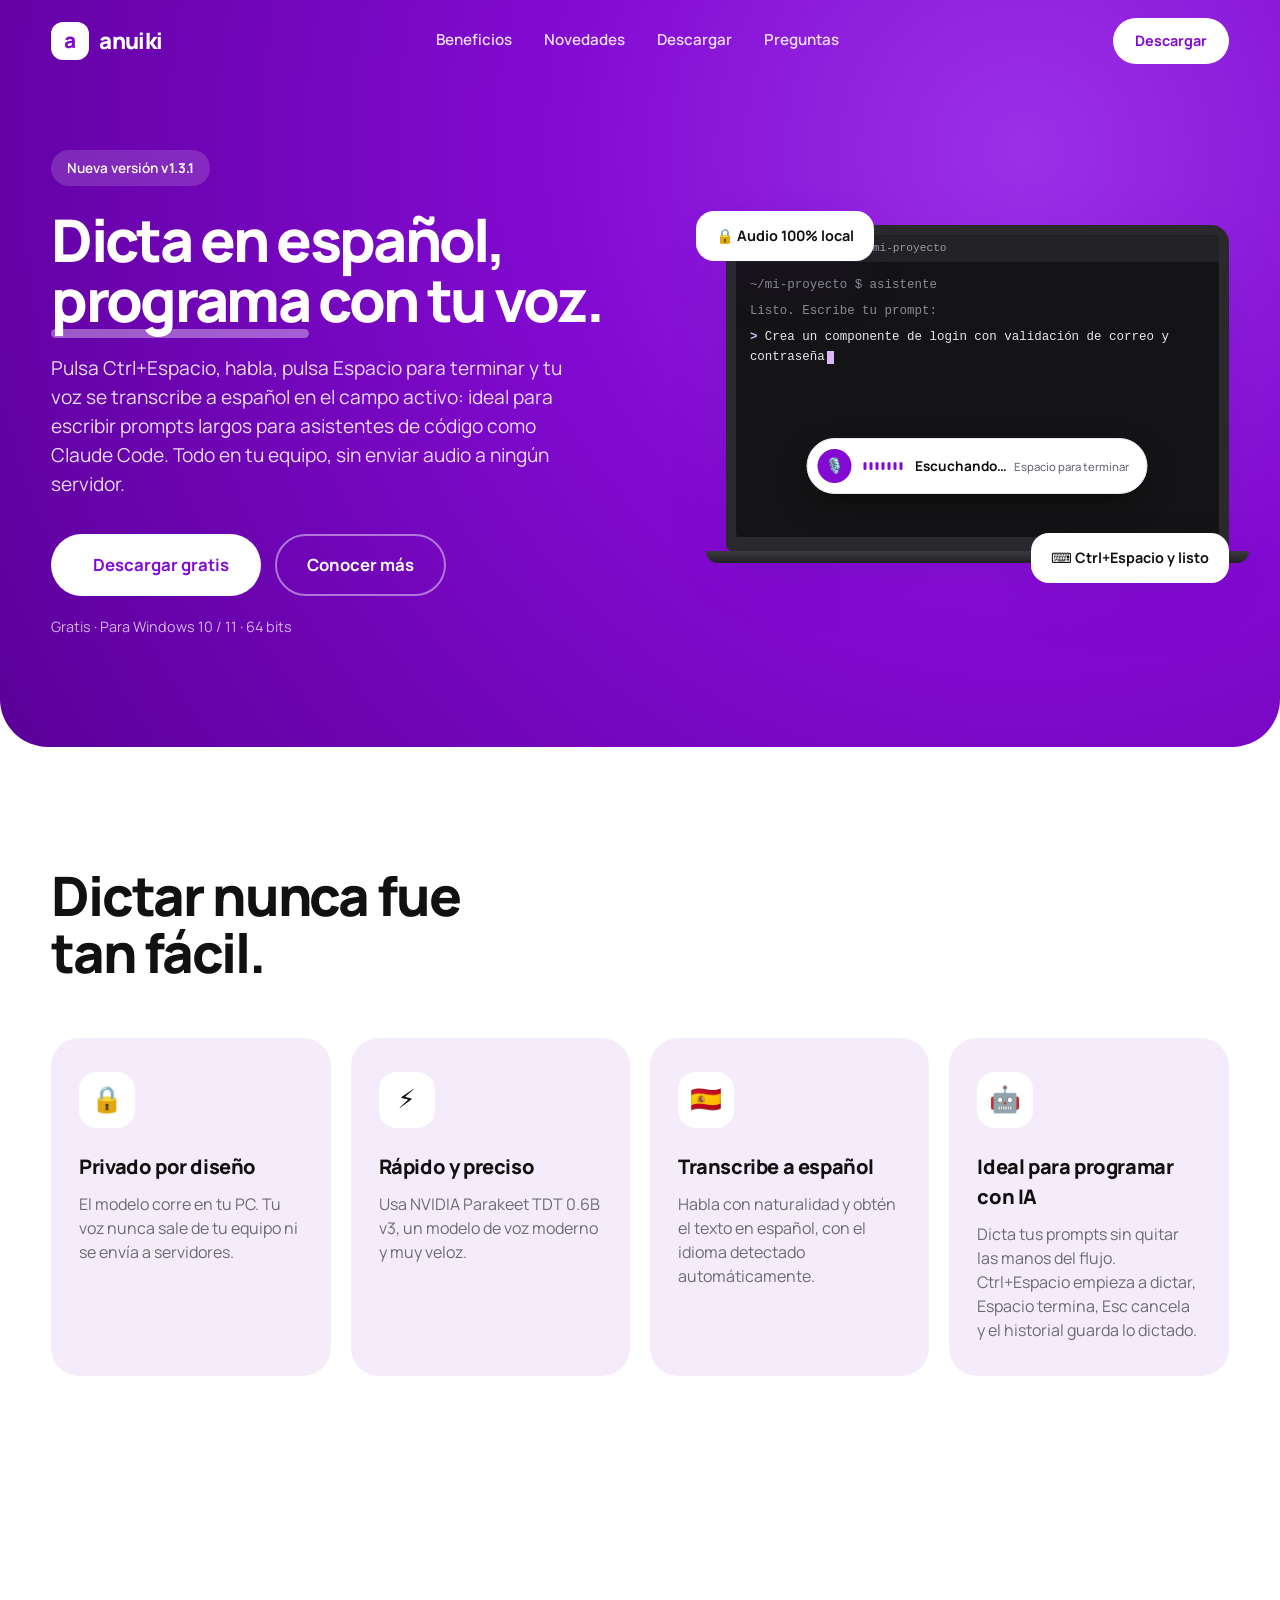
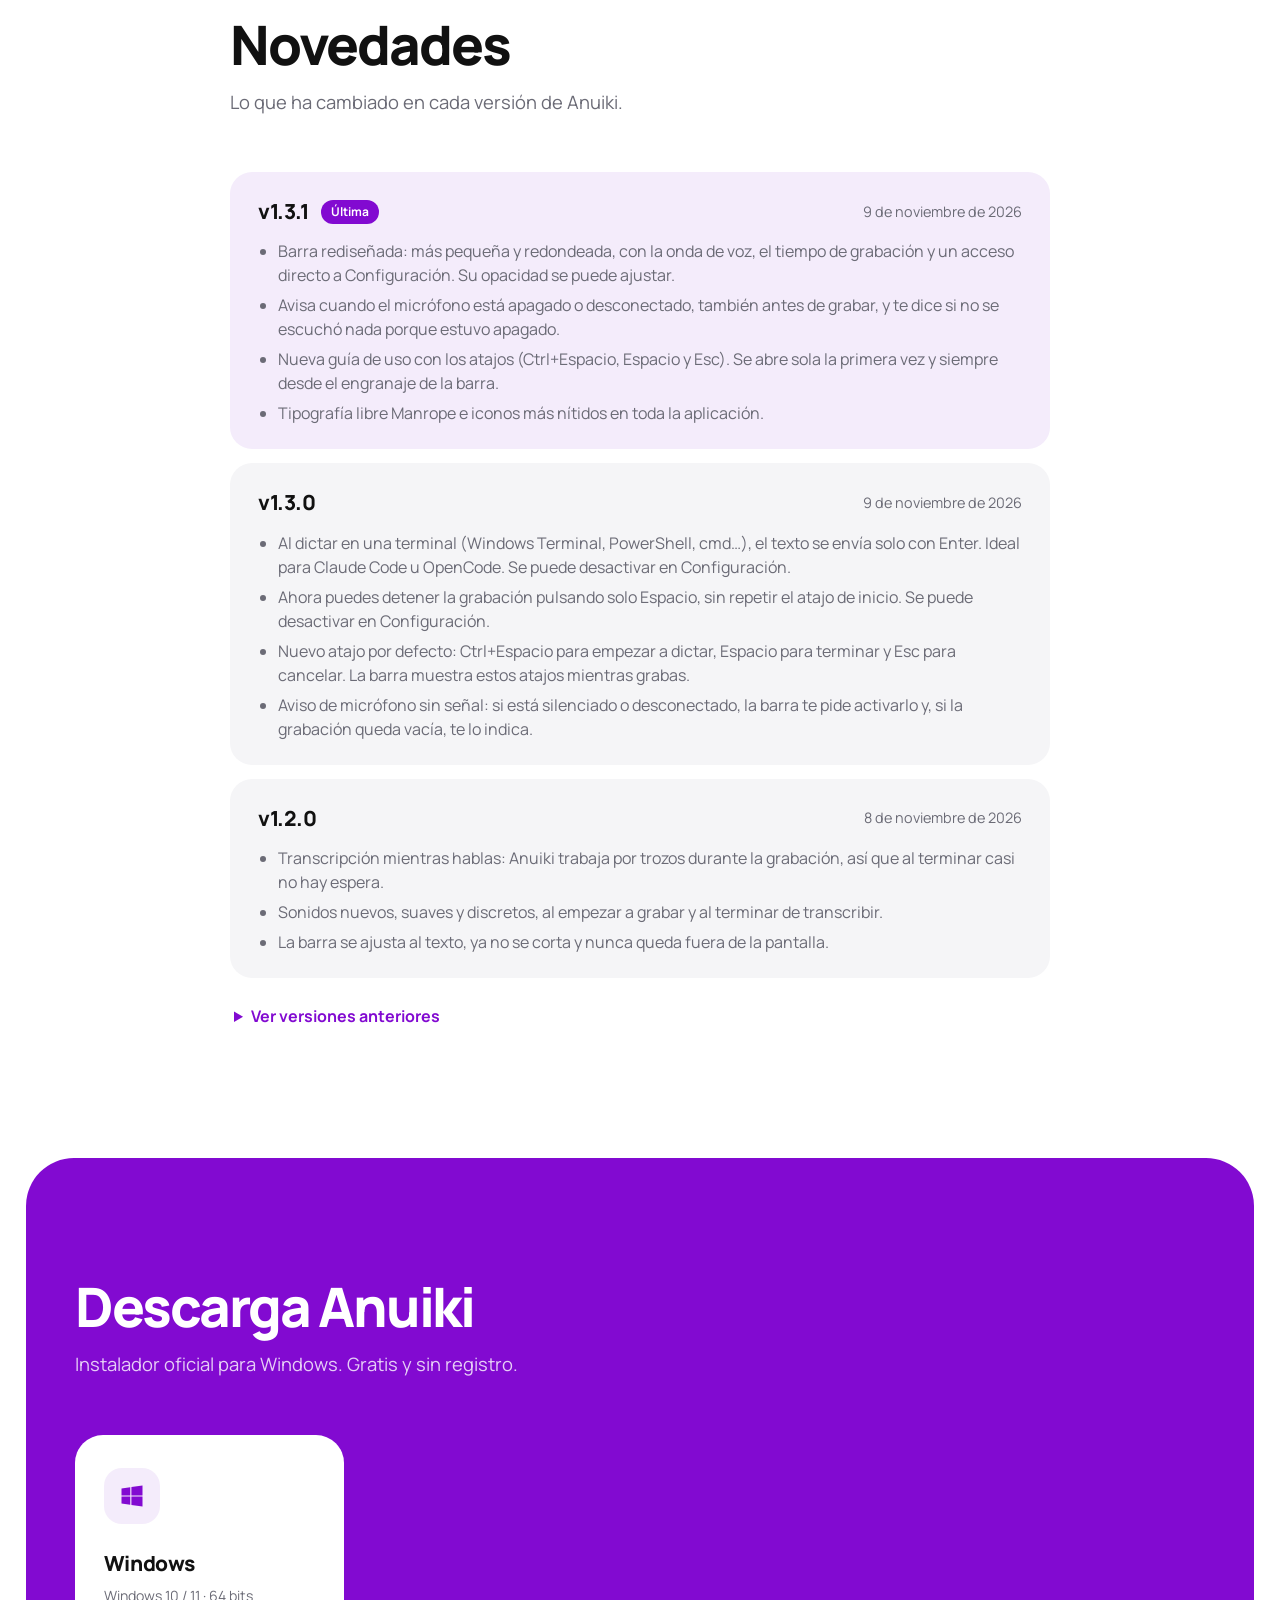
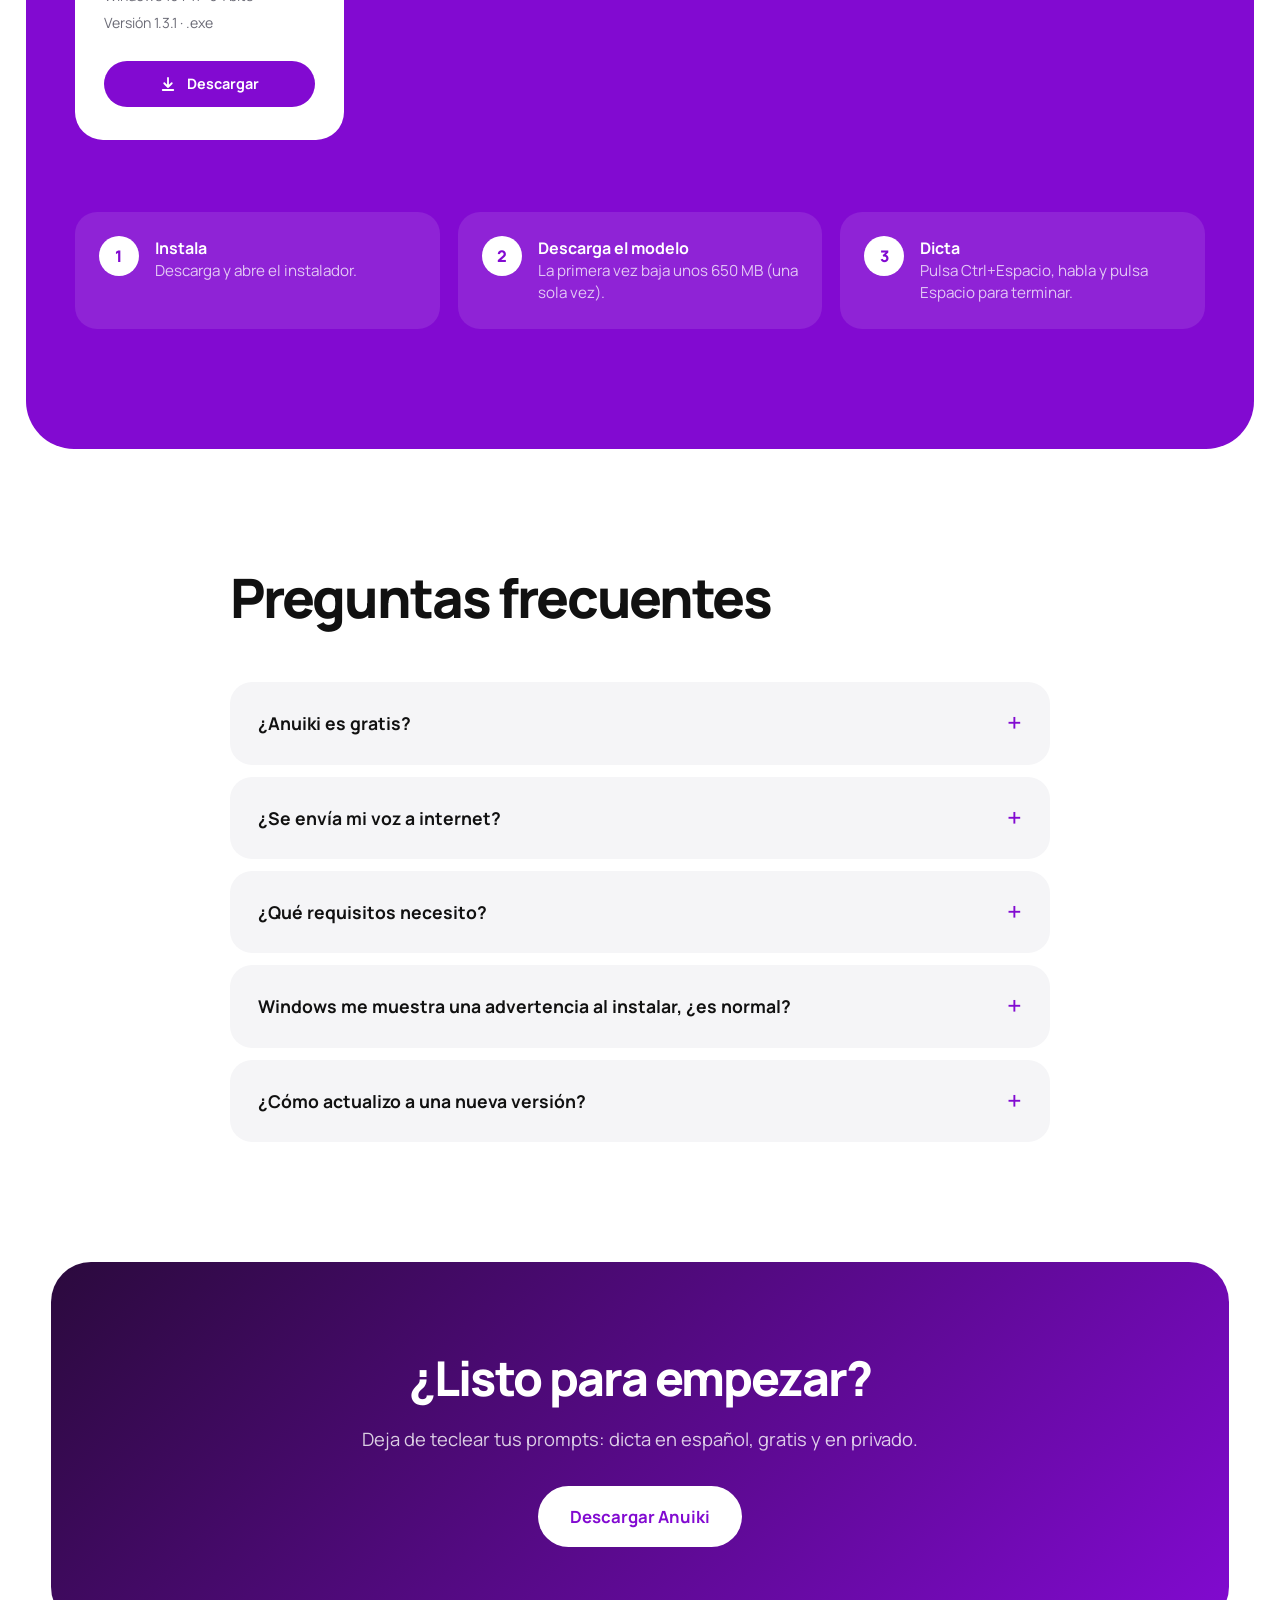
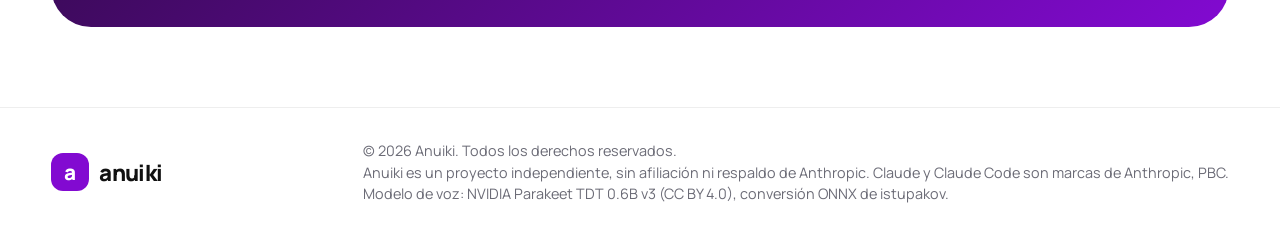
<file: index.html>
<!DOCTYPE html>
<html lang="es">
<head>
  <meta charset="UTF-8" />
  <meta name="viewport" content="width=device-width, initial-scale=1.0" />
  <title>Anuiki — Dictado por voz local para Windows</title>
  <meta name="description" content="Dicta en español y escribe tus prompts para asistentes de código con la voz. Pulsa Ctrl+Espacio y habla. Gratis para Windows, 100% local y privado." />
  <link rel="preconnect" href="https://fonts.googleapis.com" />
  <link rel="preconnect" href="https://fonts.gstatic.com" crossorigin />
  <link href="https://fonts.googleapis.com/css2?family=Manrope:wght@400;500;600;700;800&display=swap" rel="stylesheet" />
  <link rel="stylesheet" href="styles.css" />
</head>
<body>

  <!-- Navegación -->
  <header class="nav">
    <div class="container nav__inner">
      <a href="#" class="logo">
        <span class="logo__mark">a</span>
        <span class="logo__text">anuiki</span>
      </a>
      <nav class="nav__links">
        <a href="#features">Beneficios</a>
        <a href="#novedades">Novedades</a>
        <a href="#download">Descargar</a>
        <a href="#faq">Preguntas</a>
      </nav>
      <a href="#download" class="btn btn--light btn--sm">Descargar</a>
    </div>
  </header>

  <!-- Hero -->
  <section class="hero">
    <div class="container hero__inner">
      <div class="hero__copy reveal">
        <span class="pill">Nueva versión <strong id="version-pill">v1.3.1</strong></span>
        <h1>Dicta en español, <span class="underline">programa</span> con tu voz.</h1>
        <p class="lead">Pulsa Ctrl+Espacio, habla, pulsa Espacio para terminar y tu voz se transcribe a español en el campo activo: ideal para escribir prompts largos para asistentes de código como Claude Code. Todo en tu equipo, sin enviar audio a ningún servidor.</p>
        <div class="hero__cta">
          <a id="primary-download" href="#download" class="btn btn--light btn--lg">
            <span id="primary-icon" class="btn__icon"></span>
            <span id="primary-label">Descargar gratis</span>
          </a>
          <a href="#features" class="btn btn--ghost btn--lg">Conocer más</a>
        </div>
        <p class="hero__meta" id="detected-os">Gratis · Para Windows 10 / 11 · 64 bits</p>
      </div>

      <div class="hero__visual reveal">
        <div class="laptop" aria-hidden="true">
          <div class="laptop__screen">
            <div class="term">
              <div class="term__bar"><i></i><i></i><i></i><span>Terminal — mi-proyecto</span></div>
              <div class="term__body">
                <p class="dim">~/mi-proyecto $ asistente</p>
                <p class="dim">Listo. Escribe tu prompt:</p>
                <p><b>&gt;</b> Crea un componente de login con validación de correo y contraseña<span class="caret"></span></p>
              </div>
              <div class="pillbar">
                <span class="pillbar__mic">🎙️</span>
                <span class="pillbar__wave"><i></i><i></i><i></i><i></i><i></i><i></i><i></i></span>
                <span class="pillbar__txt">Escuchando… <small>Espacio para terminar</small></span>
              </div>
            </div>
          </div>
          <div class="laptop__base"></div>
        </div>
        <div class="float-card float-card--1">🔒 Audio 100% local</div>
        <div class="float-card float-card--2">⌨️ Ctrl+Espacio y listo</div>
      </div>
    </div>
  </section>

  <!-- Features -->
  <section id="features" class="section">
    <div class="container">
      <h2 class="section__title reveal">Dictar nunca fue<br />tan fácil.</h2>
      <div class="features">
        <article class="feature reveal">
          <div class="feature__icon">🔒</div>
          <h3>Privado por diseño</h3>
          <p>El modelo corre en tu PC. Tu voz nunca sale de tu equipo ni se envía a servidores.</p>
        </article>
        <article class="feature reveal">
          <div class="feature__icon">⚡</div>
          <h3>Rápido y preciso</h3>
          <p>Usa NVIDIA Parakeet TDT 0.6B v3, un modelo de voz moderno y muy veloz.</p>
        </article>
        <article class="feature reveal">
          <div class="feature__icon">🇪🇸</div>
          <h3>Transcribe a español</h3>
          <p>Habla con naturalidad y obtén el texto en español, con el idioma detectado automáticamente.</p>
        </article>
        <article class="feature reveal">
          <div class="feature__icon">🤖</div>
          <h3>Ideal para programar con IA</h3>
          <p>Dicta tus prompts sin quitar las manos del flujo. Ctrl+Espacio empieza a dictar, Espacio termina, Esc cancela y el historial guarda lo dictado.</p>
        </article>
      </div>
    </div>
  </section>

  <!-- Novedades (se genera desde NOVEDADES en script.js) -->
  <section id="novedades" class="section section--soft">
    <div class="container container--narrow">
      <h2 class="section__title reveal">Novedades</h2>
      <p class="section__sub reveal">Lo que ha cambiado en cada versión de Anuiki.</p>
      <div class="changelog" id="changelog"><!-- generado por JS --></div>
    </div>
  </section>

  <!-- Download -->
  <section id="download" class="section section--purple">
    <div class="container">
      <h2 class="section__title section__title--light reveal">Descarga Anuiki</h2>
      <p class="section__sub reveal">Instalador oficial para Windows. Gratis y sin registro.</p>

      <div class="downloads" id="downloads"><!-- generado por JS --></div>

      <ol class="steps reveal">
        <li><span>1</span><div><strong>Instala</strong><p>Descarga y abre el instalador.</p></div></li>
        <li><span>2</span><div><strong>Descarga el modelo</strong><p>La primera vez baja unos 650 MB (una sola vez).</p></div></li>
        <li><span>3</span><div><strong>Dicta</strong><p>Pulsa Ctrl+Espacio, habla y pulsa Espacio para terminar.</p></div></li>
      </ol>
    </div>
  </section>

  <!-- FAQ -->
  <section id="faq" class="section">
    <div class="container container--narrow">
      <h2 class="section__title reveal">Preguntas frecuentes</h2>
      <div class="faq">
        <details class="reveal">
          <summary>¿Anuiki es gratis?</summary>
          <p>Sí. Puedes descargar e instalar Anuiki sin ningún costo.</p>
        </details>
        <details class="reveal">
          <summary>¿Se envía mi voz a internet?</summary>
          <p>No. El reconocimiento se hace en tu equipo. Solo se usa internet la primera vez para descargar el modelo de voz (unos 650 MB).</p>
        </details>
        <details class="reveal">
          <summary>¿Qué requisitos necesito?</summary>
          <p>Windows 10 u 11 de 64 bits, un micrófono y unos 700 MB libres para el modelo. Por ahora no hay versión para macOS, Linux ni Android.</p>
        </details>
        <details class="reveal">
          <summary>Windows me muestra una advertencia al instalar, ¿es normal?</summary>
          <p>Puede aparecer el aviso de SmartScreen en las primeras versiones. Haz clic en «Más información» y luego en «Ejecutar de todas formas».</p>
        </details>
        <details class="reveal">
          <summary>¿Cómo actualizo a una nueva versión?</summary>
          <p>Descarga la última versión desde esta página e instálala encima de la anterior. Tus ajustes se conservan. En <a href="#novedades">Novedades</a> ves qué cambia en cada versión.</p>
        </details>
      </div>
    </div>
  </section>

  <!-- CTA final -->
  <section class="container">
    <div class="cta reveal">
      <h2>¿Listo para empezar?</h2>
      <p>Deja de teclear tus prompts: dicta en español, gratis y en privado.</p>
      <a href="#download" class="btn btn--light btn--lg">Descargar Anuiki</a>
    </div>
  </section>

  <footer class="footer">
    <div class="container footer__inner">
      <a href="#" class="logo logo--dark">
        <span class="logo__mark">a</span>
        <span class="logo__text">anuiki</span>
      </a>
      <p>© <span id="year"></span> Anuiki. Todos los derechos reservados.<br />
        Anuiki es un proyecto independiente, sin afiliación ni respaldo de Anthropic. Claude y Claude Code son marcas de Anthropic, PBC.<br />
        Modelo de voz: <a href="https://huggingface.co/nvidia/parakeet-tdt-0.6b-v3" target="_blank" rel="noopener">NVIDIA Parakeet TDT 0.6B v3</a> (CC BY 4.0), conversión ONNX de <a href="https://huggingface.co/istupakov/parakeet-tdt-0.6b-v3-onnx" target="_blank" rel="noopener">istupakov</a>.</p>
    </div>
  </footer>

  <script src="script.js"></script>
</body>
</html>
</file>
<file: styles.css>
:root {
  --purple: #820ad1;
  --purple-dark: #5c0099;
  --purple-deep: #2b0a3d;
  --purple-soft: #f4ecfb;
  --ink: #111111;
  --muted: #6b6b76;
  --white: #ffffff;
  --radius: 28px;
  --shadow: 0 24px 60px -20px rgba(92, 0, 153, 0.35);
}

* { margin: 0; padding: 0; box-sizing: border-box; }
html { scroll-behavior: smooth; }
body {
  font-family: "Manrope", system-ui, -apple-system, "Segoe UI", sans-serif;
  color: var(--ink);
  background: var(--white);
  -webkit-font-smoothing: antialiased;
  line-height: 1.5;
}
a { color: inherit; text-decoration: none; }

.container { width: min(1180px, 92%); margin: 0 auto; }
.container--narrow { width: min(820px, 92%); }

/* ---------- Botones ---------- */
.btn {
  display: inline-flex; align-items: center; gap: 10px;
  font-weight: 700; border-radius: 999px;
  transition: transform .2s ease, background .2s ease, box-shadow .2s ease;
  cursor: pointer; border: 2px solid transparent; white-space: nowrap;
}
.btn:hover { transform: translateY(-2px); }
.btn--sm { padding: 10px 20px; font-size: .9rem; }
.btn--lg { padding: 16px 30px; font-size: 1.05rem; }
.btn--light { background: var(--white); color: var(--purple); }
.btn--light:hover { box-shadow: 0 12px 30px -10px rgba(0,0,0,.35); }
.btn--ghost { color: var(--white); border-color: rgba(255,255,255,.45); }
.btn--ghost:hover { background: rgba(255,255,255,.1); }
.btn--purple { background: var(--purple); color: var(--white); }
.btn--purple:hover { background: var(--purple-dark); }
.btn__icon svg { width: 20px; height: 20px; display: block; }

/* ---------- Nav ---------- */
.nav {
  position: fixed; inset: 0 0 auto 0; z-index: 50;
  padding: 18px 0; transition: background .3s, padding .3s, box-shadow .3s;
}
.nav.is-scrolled {
  background: rgba(130, 10, 209, .92);
  backdrop-filter: blur(12px);
  padding: 12px 0;
  box-shadow: 0 8px 30px -12px rgba(0,0,0,.3);
}
.nav__inner { display: flex; align-items: center; justify-content: space-between; gap: 24px; }
.nav__links { display: flex; gap: 32px; }
.nav__links a { color: rgba(255,255,255,.85); font-weight: 600; font-size: .95rem; }
.nav__links a:hover { color: var(--white); }

.logo { display: flex; align-items: center; gap: 10px; color: var(--white); }
.logo__mark {
  width: 38px; height: 38px; border-radius: 12px;
  background: var(--white); color: var(--purple);
  display: grid; place-items: center; font-weight: 800; font-size: 1.3rem;
}
.logo__text { font-weight: 800; font-size: 1.4rem; letter-spacing: -.03em; }
.logo--dark { color: var(--ink); }
.logo--dark .logo__mark { background: var(--purple); color: var(--white); }

/* ---------- Hero ---------- */
.hero {
  background: radial-gradient(circle at 80% 20%, #9b30e8 0%, var(--purple) 40%, var(--purple-dark) 100%);
  color: var(--white);
  padding: 150px 0 110px;
  border-radius: 0 0 48px 48px;
  overflow: hidden;
}
.hero__inner { display: grid; grid-template-columns: 1.1fr .9fr; gap: 60px; align-items: center; }
.pill {
  display: inline-block; padding: 8px 16px; border-radius: 999px;
  background: rgba(255,255,255,.15); font-size: .85rem; font-weight: 600; margin-bottom: 24px;
}
.hero h1 {
  font-size: clamp(2.6rem, 6vw, 4.6rem); line-height: 1.02;
  font-weight: 800; letter-spacing: -.045em; margin-bottom: 24px;
}
.underline { position: relative; white-space: nowrap; }
.underline::after {
  content: ""; position: absolute; left: 0; right: 0; bottom: .05em; height: .14em;
  background: rgba(255,255,255,.35); border-radius: 99px;
}
.lead { font-size: 1.2rem; color: rgba(255,255,255,.85); max-width: 520px; margin-bottom: 36px; }
.hero__cta { display: flex; gap: 14px; flex-wrap: wrap; }
.hero__meta { margin-top: 20px; font-size: .9rem; color: rgba(255,255,255,.7); }

/* Dispositivo */
.hero__visual { position: relative; display: flex; justify-content: center; }
.device {
  width: 290px; height: 580px; border-radius: 48px; padding: 14px;
  background: #1a0526; box-shadow: 0 40px 80px -20px rgba(0,0,0,.5);
  transform: rotate(4deg);
}
.device__screen {
  height: 100%; border-radius: 36px; background: var(--white); color: var(--ink);
  padding: 28px 20px; display: flex; flex-direction: column; gap: 18px;
}
.screen__top { display: flex; justify-content: space-between; align-items: center; }
.screen__hello { font-weight: 800; font-size: 1.3rem; }
.screen__avatar {
  width: 38px; height: 38px; border-radius: 50%; background: var(--purple-soft);
  color: var(--purple); display: grid; place-items: center; font-weight: 800;
}
.screen__card {
  background: var(--purple); color: var(--white); border-radius: 22px; padding: 22px;
  display: flex; flex-direction: column; gap: 6px;
}
.screen__card small { opacity: .8; }
.screen__card strong { font-size: 1.5rem; }
.screen__bar { height: 8px; background: rgba(255,255,255,.25); border-radius: 99px; margin-top: 8px; }
.screen__bar span {
  display: block; height: 100%; width: 0; background: var(--white); border-radius: 99px;
  animation: fill 2.4s ease forwards .6s;
}
@keyframes fill { to { width: 100%; } }
.screen__grid { display: grid; grid-template-columns: 1fr 1fr; gap: 12px; }
.screen__tile {
  background: #f5f5f7; border-radius: 18px; padding: 18px 14px;
  display: flex; flex-direction: column; gap: 8px; font-weight: 700; font-size: .9rem;
}
.screen__tile i { font-style: normal; font-size: 1.3rem; }

.float-card {
  position: absolute; background: var(--white); color: var(--ink);
  padding: 14px 20px; border-radius: 18px; font-weight: 700; font-size: .9rem;
  box-shadow: var(--shadow); animation: float 4s ease-in-out infinite;
}
.float-card--1 { top: 18%; left: -10px; }
.float-card--2 { bottom: 14%; right: -10px; animation-delay: -2s; }
@keyframes float { 50% { transform: translateY(-12px); } }

/* ---------- Secciones ---------- */
.section { padding: 120px 0; }
.section--purple {
  background: var(--purple); color: var(--white);
  border-radius: 48px; width: min(1280px, 96%); margin: 0 auto;
}
.section__title {
  font-size: clamp(2rem, 4.5vw, 3.4rem); font-weight: 800;
  letter-spacing: -.04em; line-height: 1.05; margin-bottom: 56px;
}
.section__title--light { margin-bottom: 16px; }
.section__sub { color: rgba(255,255,255,.8); font-size: 1.15rem; margin-bottom: 56px; max-width: 560px; }

/* Features */
.features { display: grid; grid-template-columns: repeat(4, 1fr); gap: 20px; }
.feature {
  background: var(--purple-soft); border-radius: var(--radius); padding: 34px 28px;
  transition: transform .25s ease, background .25s ease, color .25s ease;
}
.feature:hover { transform: translateY(-6px); background: var(--purple); color: var(--white); }
.feature:hover p { color: rgba(255,255,255,.85); }
.feature__icon {
  width: 56px; height: 56px; border-radius: 18px; background: var(--white);
  display: grid; place-items: center; font-size: 1.6rem; margin-bottom: 24px;
}
.feature h3 { font-size: 1.25rem; font-weight: 800; letter-spacing: -.02em; margin-bottom: 10px; }
.feature p { color: var(--muted); transition: color .25s; }

/* Descargas */
.downloads { display: grid; grid-template-columns: repeat(4, 1fr); gap: 18px; margin-bottom: 72px; }
.dl {
  background: var(--white); color: var(--ink); border-radius: var(--radius);
  padding: 30px 26px; display: flex; flex-direction: column; gap: 6px;
  position: relative; transition: transform .25s ease, box-shadow .25s ease;
  border: 3px solid transparent;
}
.dl:hover { transform: translateY(-6px); box-shadow: 0 30px 60px -25px rgba(0,0,0,.45); }
.dl.is-recommended { border-color: #d6b4f5; }
.dl__badge {
  position: absolute; top: 18px; right: 18px; background: var(--purple-soft); color: var(--purple);
  font-size: .72rem; font-weight: 800; padding: 6px 10px; border-radius: 99px; text-transform: uppercase; letter-spacing: .04em;
}
.dl__icon {
  width: 56px; height: 56px; border-radius: 18px; background: var(--purple-soft); color: var(--purple);
  display: grid; place-items: center; margin-bottom: 18px;
}
.dl__icon svg { width: 28px; height: 28px; }
.dl h3 { font-size: 1.3rem; font-weight: 800; letter-spacing: -.02em; }
.dl small { color: var(--muted); font-size: .88rem; }
.dl .btn { margin-top: 22px; justify-content: center; }

/* Pasos */
.steps { list-style: none; display: grid; grid-template-columns: repeat(3, 1fr); gap: 18px; }
.steps li {
  display: flex; gap: 16px; align-items: flex-start;
  background: rgba(255,255,255,.1); border-radius: 22px; padding: 24px;
}
.steps span {
  flex: none; width: 40px; height: 40px; border-radius: 50%; background: var(--white); color: var(--purple);
  display: grid; place-items: center; font-weight: 800;
}
.steps p { color: rgba(255,255,255,.75); font-size: .95rem; }

/* FAQ */
.faq { display: flex; flex-direction: column; gap: 12px; }
.faq details { background: #f5f5f7; border-radius: 22px; padding: 22px 28px; transition: background .2s; }
.faq details[open] { background: var(--purple-soft); }
.faq summary {
  cursor: pointer; font-weight: 700; font-size: 1.1rem; list-style: none;
  display: flex; justify-content: space-between; align-items: center; gap: 16px;
}
.faq summary::-webkit-details-marker { display: none; }
.faq summary::after {
  content: "+"; font-size: 1.6rem; font-weight: 500; color: var(--purple); transition: transform .25s;
}
.faq details[open] summary::after { transform: rotate(45deg); }
.faq details p { color: var(--muted); margin-top: 12px; }

/* CTA final */
.cta {
  background: linear-gradient(135deg, var(--purple-deep), var(--purple));
  color: var(--white); border-radius: 40px; padding: 80px 40px; text-align: center;
  margin-bottom: 80px;
}
.cta h2 { font-size: clamp(2rem, 4vw, 3rem); font-weight: 800; letter-spacing: -.04em; margin-bottom: 12px; }
.cta p { color: rgba(255,255,255,.8); font-size: 1.15rem; margin-bottom: 32px; }

/* Footer */
.footer { border-top: 1px solid #eee; padding: 32px 0; }
.footer__inner { display: flex; justify-content: space-between; align-items: center; gap: 16px; flex-wrap: wrap; }
.footer p { color: var(--muted); font-size: .9rem; }

/* Animación de entrada */
.reveal { opacity: 0; transform: translateY(30px); transition: opacity .7s ease, transform .7s ease; }
.reveal.is-visible { opacity: 1; transform: none; }
@media (prefers-reduced-motion: reduce) {
  .reveal { opacity: 1; transform: none; transition: none; }
  * { animation: none !important; }
}

/* ---------- Responsive ---------- */
@media (max-width: 1024px) {
  .features, .downloads { grid-template-columns: repeat(2, 1fr); }
}
@media (max-width: 860px) {
  .nav__links { display: none; }
  .hero { padding: 120px 0 80px; }
  .hero__inner { grid-template-columns: 1fr; text-align: left; }
  .hero__visual { margin-top: 20px; }
  .steps { grid-template-columns: 1fr; }
}
@media (max-width: 560px) {
  .features, .downloads { grid-template-columns: 1fr; }
  .section { padding: 80px 0; }
  .float-card { display: none; }
  .device { width: 250px; height: 500px; }
  .btn--lg { width: 100%; justify-content: center; }
}

/* ---------- Laptop con terminal + barra Anuiki ---------- */
.laptop { width: min(560px, 100%); }
.laptop__screen { background: #1c1c1f; border: 10px solid #2a2a2e; border-bottom-width: 14px; border-radius: 18px 18px 6px 6px; box-shadow: var(--shadow); }
.term { position: relative; background: #141416; border-radius: 6px; overflow: hidden; aspect-ratio: 16 / 10; display: flex; flex-direction: column; }
.term__bar { display: flex; align-items: center; gap: 6px; padding: 8px 10px; background: #232327; }
.term__bar i { width: 9px; height: 9px; border-radius: 50%; background: #5a5a62; }
.term__bar i:nth-child(1) { background: #ff5f57; } .term__bar i:nth-child(2) { background: #febc2e; } .term__bar i:nth-child(3) { background: #28c840; }
.term__bar span { margin-left: 8px; font: 500 .7rem/1 ui-monospace, Consolas, monospace; color: #9a9aa3; }
.term__body { padding: 14px; font: .78rem/1.6 ui-monospace, Consolas, monospace; color: #e8e8ee; }
.term__body p { margin: 0 0 6px; } .term__body .dim { color: #8a8a94; } .term__body b { color: #d9b8f5; }
.caret { display: inline-block; width: 7px; height: 1em; background: #d9b8f5; vertical-align: text-bottom; margin-left: 2px; animation: blink 1s steps(1) infinite; }
@keyframes blink { 50% { opacity: 0; } }
.pillbar { position: absolute; left: 50%; bottom: 14%; transform: translateX(-50%); display: flex; align-items: center; gap: 12px; background: #fff; color: var(--ink); padding: 10px 18px 10px 10px; border-radius: 99px; border: 1px solid #eae3f0; box-shadow: 0 12px 30px -8px rgba(0,0,0,.55); white-space: nowrap; }
.pillbar__mic { width: 34px; height: 34px; display: grid; place-items: center; background: var(--purple); border-radius: 50%; font-size: .95rem; }
.pillbar__wave { display: flex; align-items: center; gap: 3px; height: 26px; }
.pillbar__wave i { width: 3px; height: 8px; background: var(--purple); border-radius: 3px; animation: wave 1s ease-in-out infinite; }
.pillbar__wave i:nth-child(2) { animation-delay: .1s; } .pillbar__wave i:nth-child(3) { animation-delay: .2s; } .pillbar__wave i:nth-child(4) { animation-delay: .3s; } .pillbar__wave i:nth-child(5) { animation-delay: .4s; } .pillbar__wave i:nth-child(6) { animation-delay: .5s; } .pillbar__wave i:nth-child(7) { animation-delay: .6s; }
@keyframes wave { 50% { height: 24px; } }
.pillbar__txt { font-weight: 700; font-size: .85rem; } .pillbar__txt small { color: var(--muted); font-weight: 500; margin-left: 4px; }
.laptop__base { height: 12px; margin: 0 -4%; background: linear-gradient(#3a3a40, #222226); border-radius: 0 0 18px 18px; }
@media (max-width: 640px) { .term__body { font-size: .62rem; padding: 10px; } .pillbar { gap: 8px; padding-right: 12px; } .pillbar__txt { font-size: .72rem; } }

/* Ajustes hero */
.hero h1 { font-size: clamp(2.2rem, 4.6vw, 3.8rem); }
.hero__visual { min-width: 0; }
.laptop { width: 100%; max-width: 600px; }
.float-card--1 { top: 8%; left: -4%; } .float-card--2 { bottom: 4%; right: -2%; }
.float-card--1 { top: -4%; left: -6%; } .float-card--2 { bottom: -6%; right: 0; }

/* Novedades */
.section--soft .section__title { margin-bottom: 16px; }
.section--soft .section__sub { color: var(--muted); }
.changelog { display: flex; flex-direction: column; gap: 14px; }
.release { background: #f5f5f7; border-radius: 22px; padding: 24px 28px; }
.release:first-child { background: var(--purple-soft); }
.release__head { display: flex; align-items: center; flex-wrap: wrap; gap: 10px 12px; margin-bottom: 12px; }
.release__ver { font-size: 1.3rem; font-weight: 800; letter-spacing: -.02em; }
.release__tag { background: var(--purple); color: var(--white); font-size: .75rem; font-weight: 700; padding: 3px 10px; border-radius: 999px; }
.release__date { margin-left: auto; color: var(--muted); font-size: .9rem; }
.release ul { padding-left: 20px; color: var(--muted); display: flex; flex-direction: column; gap: 6px; }
.changelog__more { margin-top: 2px; }
.changelog__more summary { cursor: pointer; font-weight: 700; color: var(--purple); padding: 10px 4px; }
.changelog__more .release { margin-top: 14px; }
</file>
